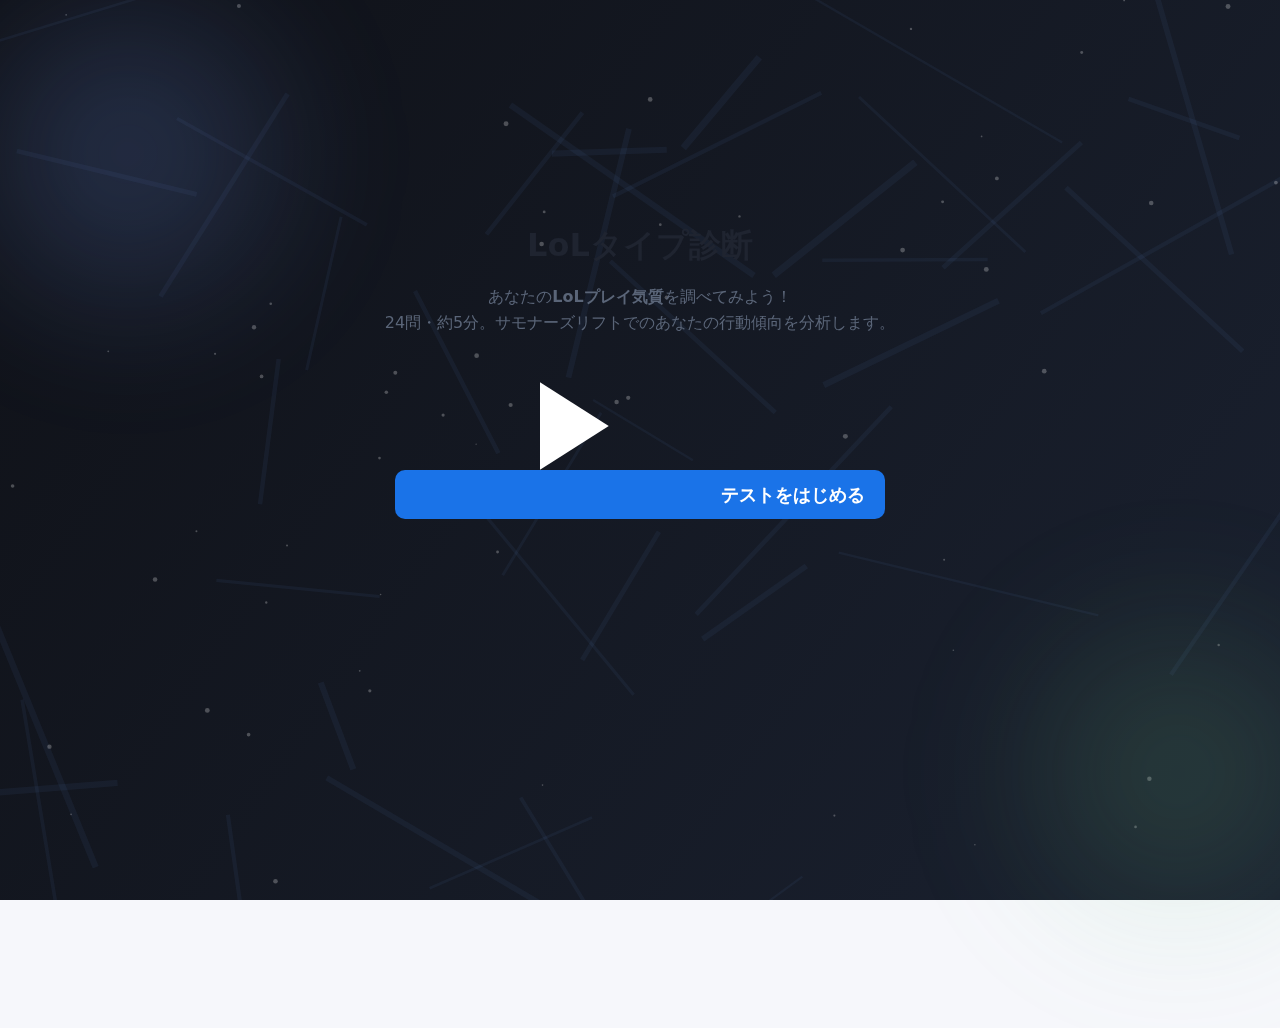
<file: index.html>
<!DOCTYPE html>
<html lang="ja">
<head>
<meta charset="utf-8" />
<meta name="viewport" content="width=device-width,initial-scale=1" />
<title>LoLタイプ診断 — あなたのプレイ気質は？</title>
<link rel="preload" href="assets/icons.svg" as="image" type="image/svg+xml" />
<link rel="stylesheet" href="assets/styles.css" />
<meta name="theme-color" content="#0e1117" />
<meta name="description" content="サモリフでの行動を分析。あなたのプレイ気質を調べてみよう！" />
<!-- Google AdSense（Auto ads） -->
<meta name="google-adsense-account" content="ca-pub-7317205071324034">
<!-- /AdSense -->
</head>
<body class="bg-hero">
  <svg class="sr-only"><use href="assets/icons.svg#"></use></svg>

  <header class="site-header">
    <h1 class="logo">LoLタイプ診断</h1>
    <p class="lead">
      あなたの<strong>LoLプレイ気質</strong>を調べてみよう！<br/>
      24問・約5分。サモナーズリフトでのあなたの行動傾向を分析します。
    </p>
    <div class="cta">
      <a class="btn primary lg" href="test.html">
        <svg class="ic"><use href="assets/icons.svg#play"></use></svg>
        テストをはじめる
      </a>
    </div>
  </header>

  <main class="hero-canvas">
    <canvas id="heroBg" width="1920" height="1080" aria-hidden="true"></canvas>
    <div class="glow glow-a"></div>
    <div class="glow glow-b"></div>
  </main>

  <section id="how" class="wrap card card-translucent">
    <h2>4つの軸で見る、LoLの“気質”</h2>
    <ul class="pill-list">
      <li><span class="pill">E/I</span> コミュニケーションの勢い（ショットコール/VC）</li>
      <li><span class="pill">S/N</span> マップの読み方（定石重視/創発重視）</li>
      <li><span class="pill">T/F</span> 判断の軸（勝率最適/協調最適）</li>
      <li><span class="pill">J/P</span> 進め方（計画的/即興的）</li>
    </ul>
    <p class="tiny-muted">※本ツールはゲーム内の行動傾向を楽しみながらふりかえるためのエンタメ診断です。</p>
  </section>

  <footer class="footer">
    <p class="tiny-muted">© LoLタイプ診断 / Fan‑made tool. Riot Gamesの公式ツールではありません。</p>
  </footer>

  <script defer src="assets/hero.js"></script>
  <script async src="https://pagead2.googlesyndication.com/pagead/js/adsbygoogle.js?client=ca-pub-7317205071324034"
     crossorigin="anonymous"></script>
</body>
</html>
</file>
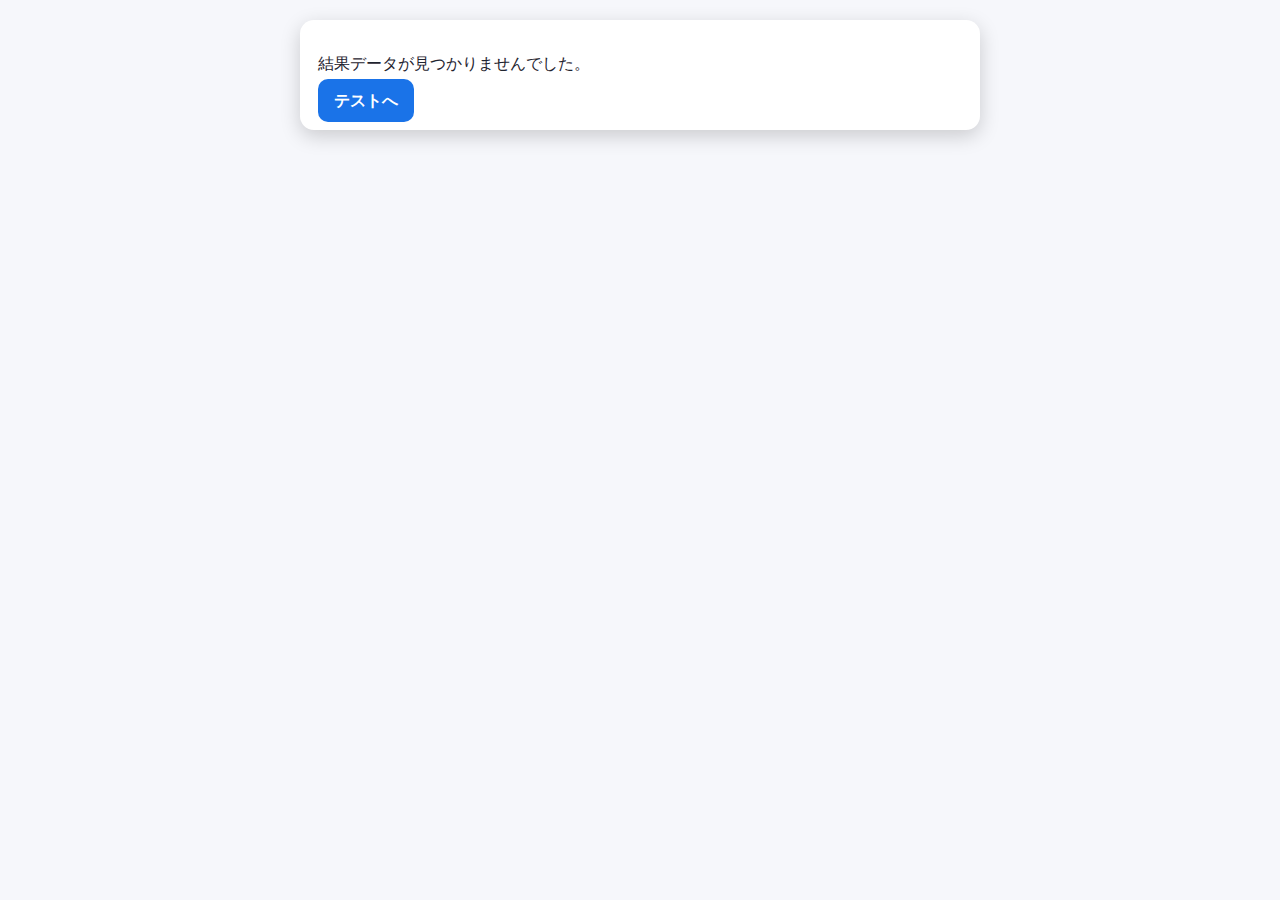
<file: result.html>
<!DOCTYPE html>
<html lang="ja">
<head>
<meta charset="utf-8" />
<meta name="viewport" content="width=device-width,initial-scale=1" />
<title>LoLタイプ診断 — 結果</title>
<link rel="stylesheet" href="assets/styles.css" />
<script defer src="assets/data.js"></script>
<script defer src="assets/share.js"></script>
<script defer src="assets/result.js"></script>
<!-- Google AdSense（Auto ads） -->
<meta name="google-adsense-account" content="ca-pub-7317205071324034">
<!-- /AdSense -->
</head>
<body>
  <div class="wrap">
    <header class="head-row">
      <a class="btn icon ghost" href="index.html" aria-label="トップへ">
        <svg class="ic"><use href="assets/icons.svg#home"></use></svg>
      </a>
      <h1>あなたのLoLタイプは…</h1>
      <a class="btn ghost" href="test.html">もう一度受ける</a>
    </header>

    <section class="card">
      <div class="result-hero">
        <div class="result-badge">
          <span id="typePill" class="type-pill">----</span>
          <span id="typeName" class="type-name"></span>
        </div>
        <p id="borderNote" class="muted"></p>
      </div>

      <div class="score-grid">
        <div class="score-cell">
          <canvas id="radar" width="420" height="420" class="chart"></canvas>
        </div>
        <div class="score-cell">
          <div class="score-list">
            <div class="score-line"><span>EI</span><strong id="scoreEI">-</strong><div class="bar-rail"><div id="barEI" class="bar-fill"></div></div></div>
            <div class="score-line"><span>SN</span><strong id="scoreSN">-</strong><div class="bar-rail"><div id="barSN" class="bar-fill"></div></div></div>
            <div class="score-line"><span>TF</span><strong id="scoreTF">-</strong><div class="bar-rail"><div id="barTF" class="bar-fill"></div></div></div>
            <div class="score-line"><span>JP</span><strong id="scoreJP">-</strong><div class="bar-rail"><div id="barJP" class="bar-fill"></div></div></div>
          </div>
          <ul id="insights" class="insights"></ul>
        </div>
      </div>

      <hr/>

      <h3>似ているプレイスタイル</h3>
      <div id="matches" class="matches"></div>
      <p class="tiny-muted">
        ※2025年のWorlds本戦出場チーム・ロスター、公式コストリーマーの公表・報道に基づく“参考マッチ”。最新の公式情報はLoL Esportsを参照してください。 :contentReference[oaicite:0]{index=0}
      </p>

      <hr/>

      <div class="share-row">
        <button id="saveBtn" class="primary">
          <svg class="ic"><use href="assets/icons.svg#download"></use></svg> 結果をダウンロード
        </button>
      </div>

      <!-- 共有用キャンバス（横/縦 両対応）-->
      <canvas id="shareCard" width="1200" height="630" class="hide"></canvas>
      <canvas id="shareStory" width="1080" height="1920" class="hide"></canvas>
    </section>

    <footer class="tiny-muted">© LoLタイプ診断 / 非公式ファンメイド。Riot Gamesの各権利は各権利者に帰属します。</footer>
    <script async src="https://pagead2.googlesyndication.com/pagead/js/adsbygoogle.js?client=ca-pub-7317205071324034"
     crossorigin="anonymous"></script>
  </div>
</body>
</html>
</file>
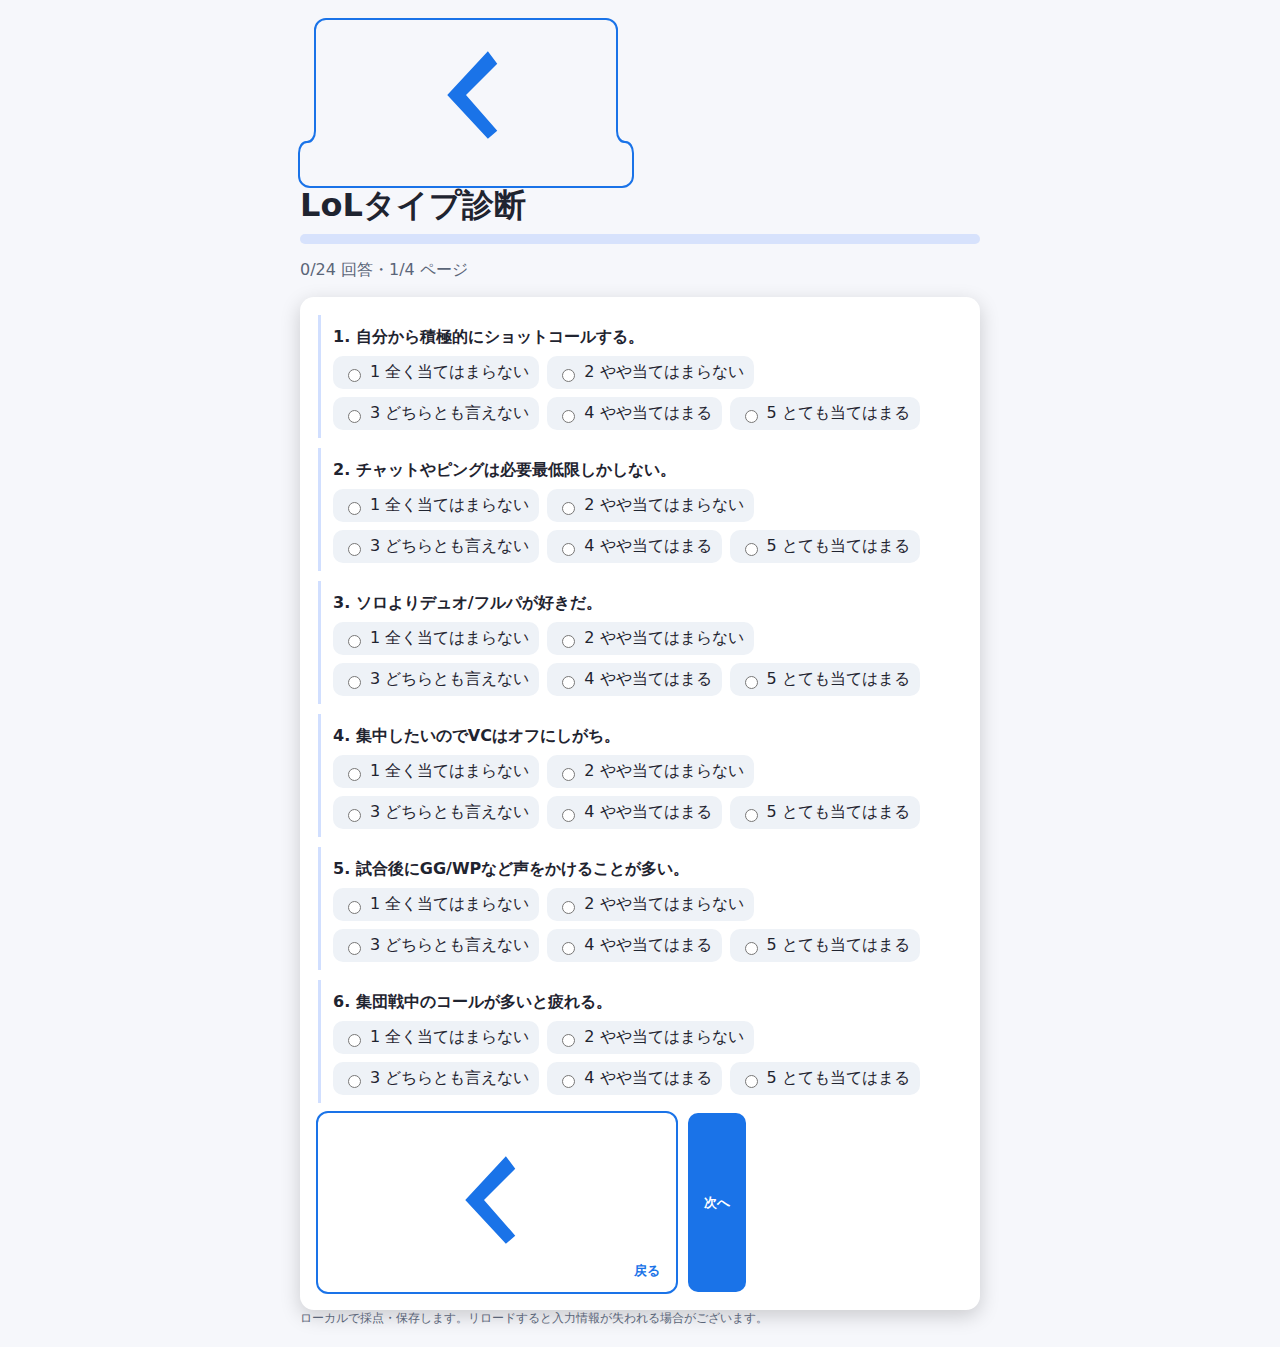
<file: test.html>
<!DOCTYPE html>
<html lang="ja">
<head>
<meta charset="utf-8" />
<meta name="viewport" content="width=device-width,initial-scale=1" />
<title>LoLタイプ診断</title>
<link rel="stylesheet" href="assets/styles.css" />
<script defer src="assets/data.js"></script>
<script defer src="assets/quiz.js"></script>
<!-- Google AdSense（Auto ads） -->
<meta name="google-adsense-account" content="ca-pub-7317205071324034">
<!-- /AdSense -->
</head>
<body>
  <div class="wrap">
    <header class="head-row">
      <a class="btn icon ghost" href="index.html" aria-label="トップへ">
        <svg class="ic"><use href="assets/icons.svg#chev-left"></use></svg>
      </a>
      <h1>LoLタイプ診断</h1>
      <span class="spacer"></span>
    </header>

    <div class="progress stick">
      <div id="bar" class="bar"></div>
    </div>
    <p class="muted sm"><span id="progressCount">0</span>/24 回答・<span id="pageNow">1</span>/4 ページ</p>

    <section id="quiz" class="card">
      <div id="questionArea" class="grid"></div>
      <div class="controls">
        <button id="prevBtn" class="ghost" type="button">
          <svg class="ic"><use href="assets/icons.svg#chev-left"></use></svg>戻る
        </button>
        <button id="nextBtn" class="primary" type="button">
          次へ<svg class="ic"><use href="assets/icons.svg#chev-right"></use></svg>
        </button>
      </div>
    </section>

    <footer class="tiny-muted">ローカルで採点・保存します。リロードすると入力情報が失われる場合がございます。</footer>

    <script async src="https://pagead2.googlesyndication.com/pagead/js/adsbygoogle.js?client=ca-pub-7317205071324034"
     crossorigin="anonymous"></script>
  </div>
</body>
</html>
</file>
<file: assets/styles.css>
:root {
    --bg:#0e1117; --card:#151a21; --text:#e8ecf1; --muted:#9aa3b2; --accent:#7aa2ff;
    --ok:#7bd389; --warn:#f5c26b; --chip:#1f2630;
  }
  @media (prefers-color-scheme: light) {
    :root { --bg:#f6f7fb; --card:#ffffff; --text:#1f2430; --muted:#5a6578; --accent:#1a73e8; --chip:#eef2f7; }
  }
  * { box-sizing: border-box; }
  body { margin:0; color:var(--text); background:var(--bg); font-family: system-ui,-apple-system,Segoe UI,Roboto,"Hiragino Kaku Gothic ProN",Meiryo,sans-serif; }
  .wrap { max-width: 720px; margin: 0 auto; padding: 20px; }
  h1{ margin: 10px 0 6px; font-size: clamp(22px,3.8vw,32px); }
  h3{ margin: 10px 0; font-size: 18px; }
  p.lead{ color:var(--muted); line-height:1.6; }
  .muted{ color:var(--muted); }
  .tiny-muted{ color:var(--muted); font-size:12px; }
  .card{ background:var(--card); border-radius:14px; padding:18px; box-shadow: 0 6px 20px rgba(0,0,0,.18); }
  .progress{ height:10px; background: rgba(122,162,255,.25); border-radius:6px; overflow:hidden; }
  .bar{ height:100%; width:0%; background:var(--accent); transition: width .25s ease; }
  .controls{ display:flex; gap:12px; flex-wrap:wrap; margin-top:10px; }
  .btn, button{ cursor:pointer; border:0; border-radius:10px; padding:12px 16px; font-weight:700; text-decoration:none; color:inherit; background:transparent; outline:2px solid var(--accent); }
  .btn.primary, .primary{ background:var(--accent); color:#fff; outline:0; }
  .btn.lg{ padding:14px 20px; font-size:18px; }
  .ghost{ color:var(--accent); }
  .grid{ display:grid; grid-template-columns:1fr; gap:10px; }
  .q{ border-left:3px solid rgba(122,162,255,.35); padding:12px 12px 8px; }
  .q h3{ margin:0 0 8px; font-size:16px; }
  .scale{ display:flex; flex-wrap:wrap; gap:8px; }
  .scale label{ display:inline-flex; align-items:center; gap:6px; background:var(--chip); border-radius:10px; padding:6px 10px; }
  .scale input{ transform: translateY(1px); }
  .row{ display:flex; align-items:center; gap:8px; flex-wrap:wrap; }
  
  .pill{ display:inline-block; padding:6px 10px; border-radius:999px; font-weight:800; background: rgba(123,211,137,.18); color:var(--ok); margin-right:8px; }
  .result-head{ display:flex; align-items:center; gap:6px; margin-bottom:6px; }
  .score-block{ display:grid; grid-template-columns: 1fr 1fr; gap:8px; margin:8px 0; }
  .score-line{ display:flex; align-items:center; justify-content:space-between; background:var(--chip); border-radius:10px; padding:8px 10px; }
  .chart{ display:block; margin: 8px auto; max-width: 100%; height:auto; background: radial-gradient(transparent, rgba(255,255,255,.02)); border-radius:12px; }
  .matches{ display:grid; grid-template-columns: 1fr; gap:8px; }
  .match-card{ background:var(--chip); border-radius:12px; padding:10px; }
  .match-card .tag{ font-size:12px; color:var(--muted); }
  .insights{ padding-left: 20px; }
  
  .site-header{ text-align:center; padding: 60px 20px; position: relative; z-index: 2; }
  .bg-hero{ overflow:hidden; position:relative; min-height:100vh; }
  .hero-canvas{ position:absolute; inset:0; pointer-events:none; }
  .hex-layer{
    position:absolute; inset:-10% -10%; background:
      radial-gradient( circle at 20% 20%, rgba(122,162,255,.25), transparent 40%),
      radial-gradient( circle at 80% 70%, rgba(123,211,137,.20), transparent 42%),
      linear-gradient(135deg, rgba(255,255,255,.04) 25%, transparent 25%) 0 0/40px 40px,
      linear-gradient(225deg, rgba(255,255,255,.04) 25%, transparent 25%) 0 0/40px 40px;
    filter: blur(2px);
  }
  .glow{ position:absolute; width:40vmax; height:40vmax; border-radius:50%; filter: blur(60px); opacity:.55; }
  .glow-a{ left:-10vmax; top:-8vmax; background: radial-gradient(circle, rgba(122,162,255,.45), transparent 60%); }
  .glow-b{ right:-12vmax; bottom:-10vmax; background: radial-gradient(circle, rgba(123,211,137,.35), transparent 60%); }
  
  @media (max-width: 560px) {
    .wrap{ padding: 16px; }
    .score-block{ grid-template-columns:1fr; }
  }
</file>
